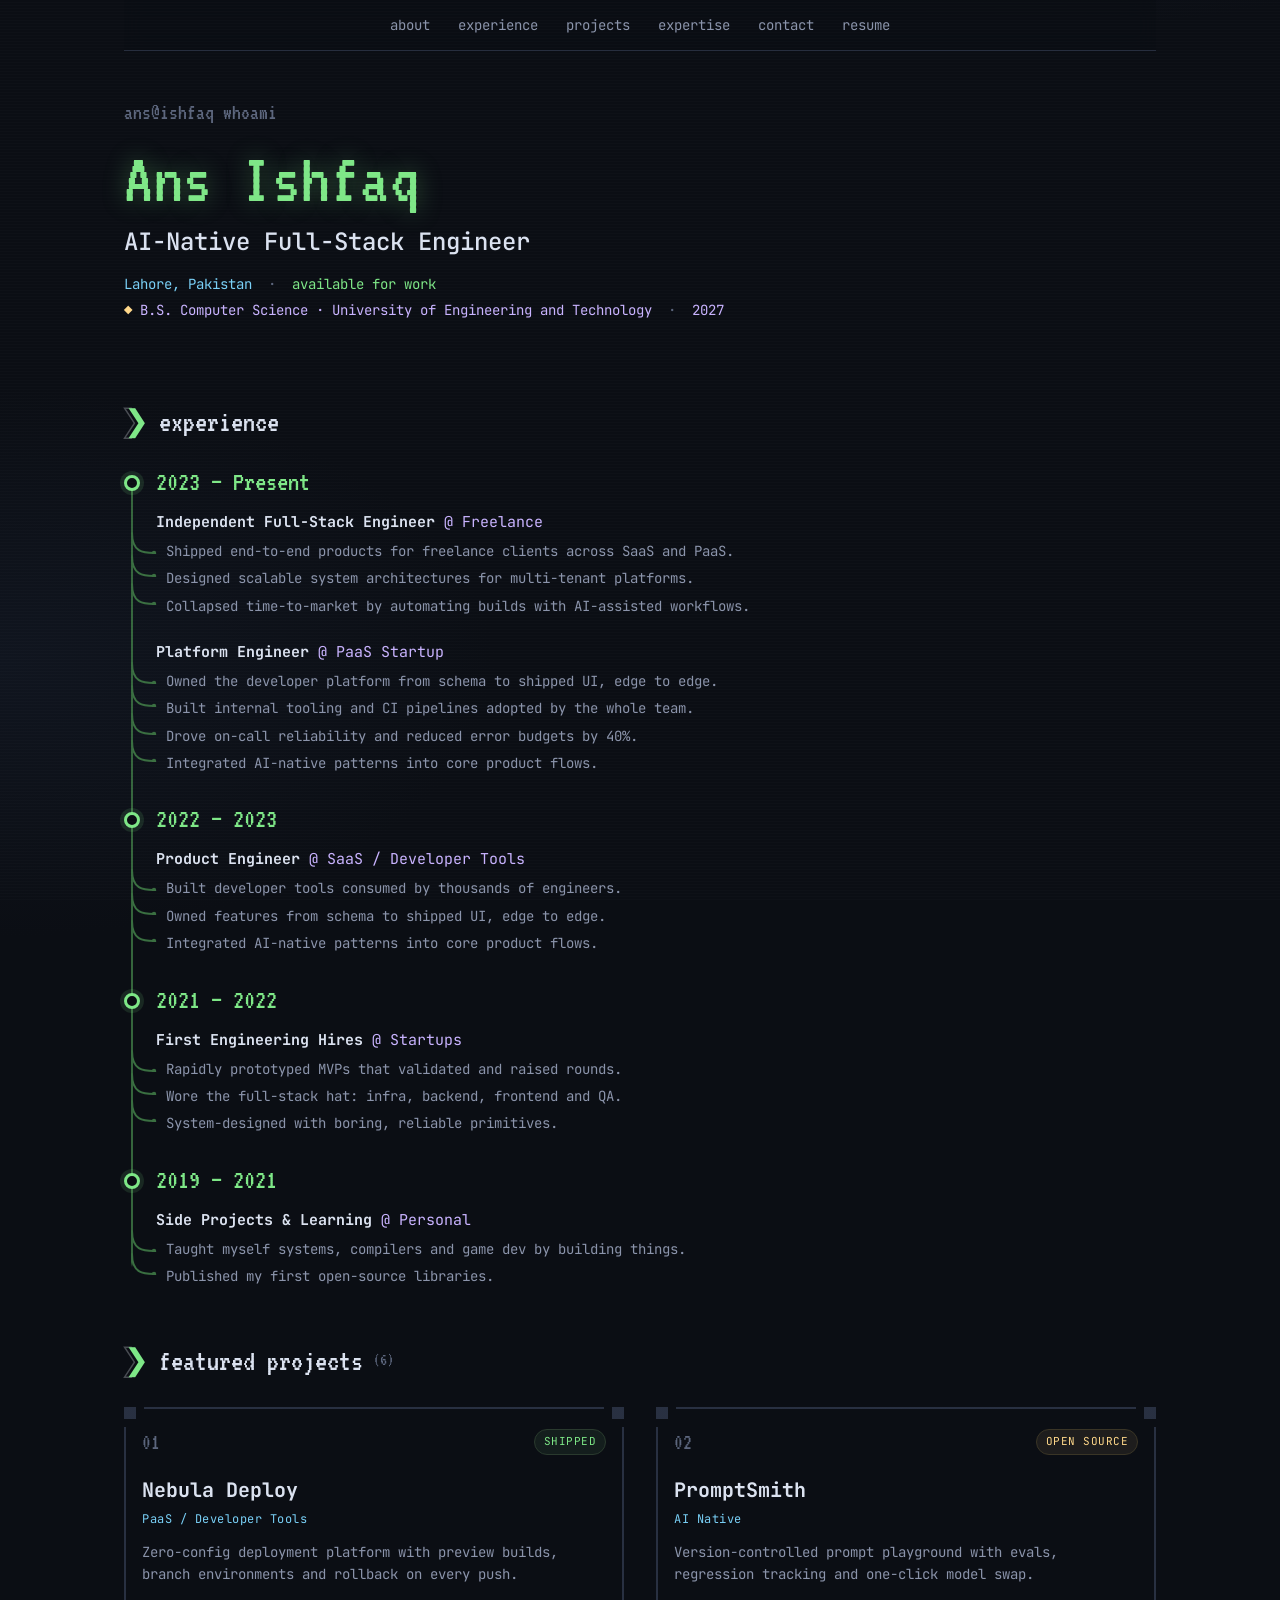
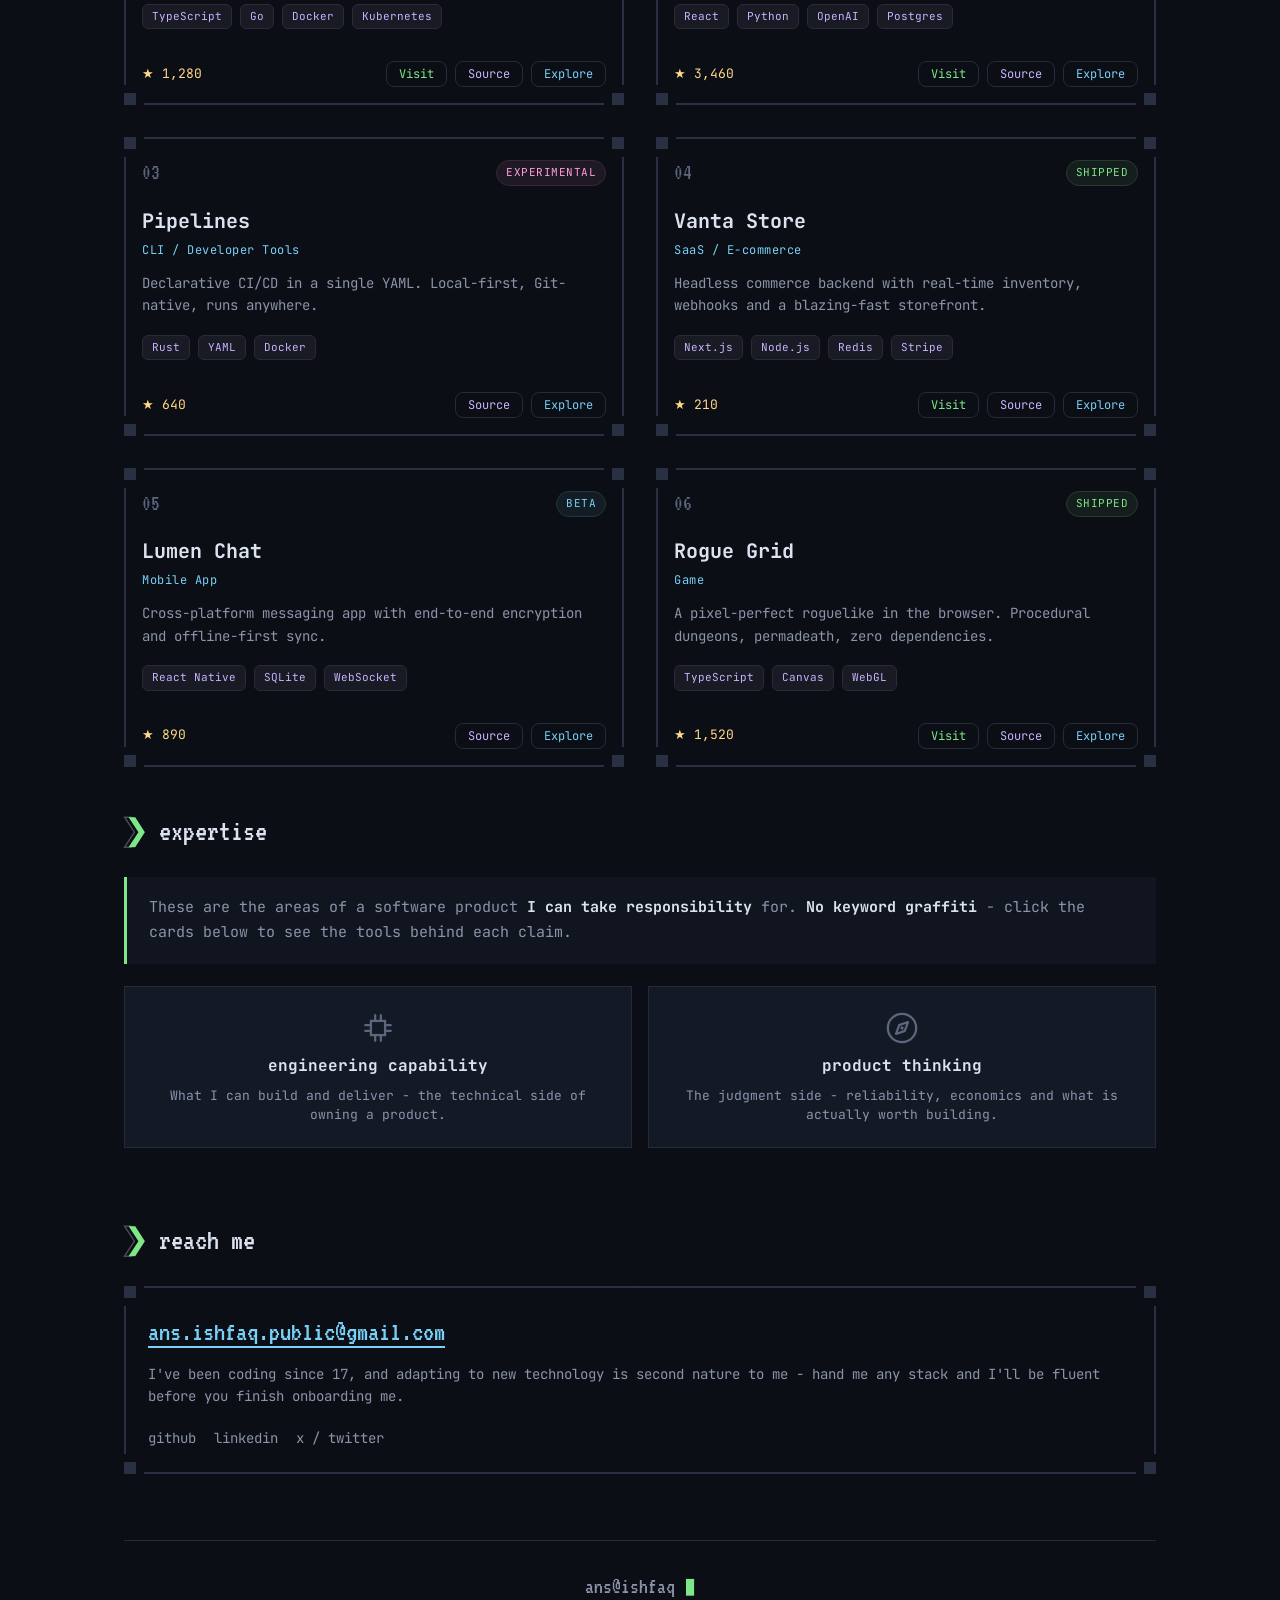
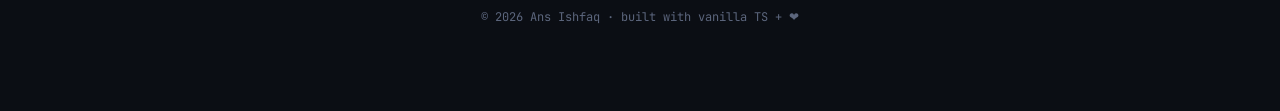
<file: index.html>
<!doctype html>
<html lang="en" data-theme="dark">
  <head>
    <meta charset="UTF-8" />
    <link rel="icon" type="image/svg+xml" href="/favicon.svg" />
    <meta name="viewport" content="width=device-width, initial-scale=1.0" />
    <meta name="description" content="Ans Ishfaq — AI-Native Full-Stack Engineer. If it exists digitally, I can make it." />
    <title>Ans Ishfaq: portfolio</title>
    <link rel="preconnect" href="https://fonts.googleapis.com" />
    <link rel="preconnect" href="https://fonts.gstatic.com" crossorigin />
    <link
      href="https://fonts.googleapis.com/css2?family=VT323&family=JetBrains+Mono:ital,wght@0,400;0,500;0,700;1,400&display=swap"
      rel="stylesheet"
    />
    <script type="module" crossorigin src="/assets/main-BENHqFD-.js"></script>
    <link rel="modulepreload" crossorigin href="/assets/modulepreload-polyfill-P2Xu9kJm.js">
    <link rel="stylesheet" crossorigin href="/assets/main-BwuUI8Yr.css">
  </head>
  <body>
    <div id="app"></div>
  </body>
</html>
</file>
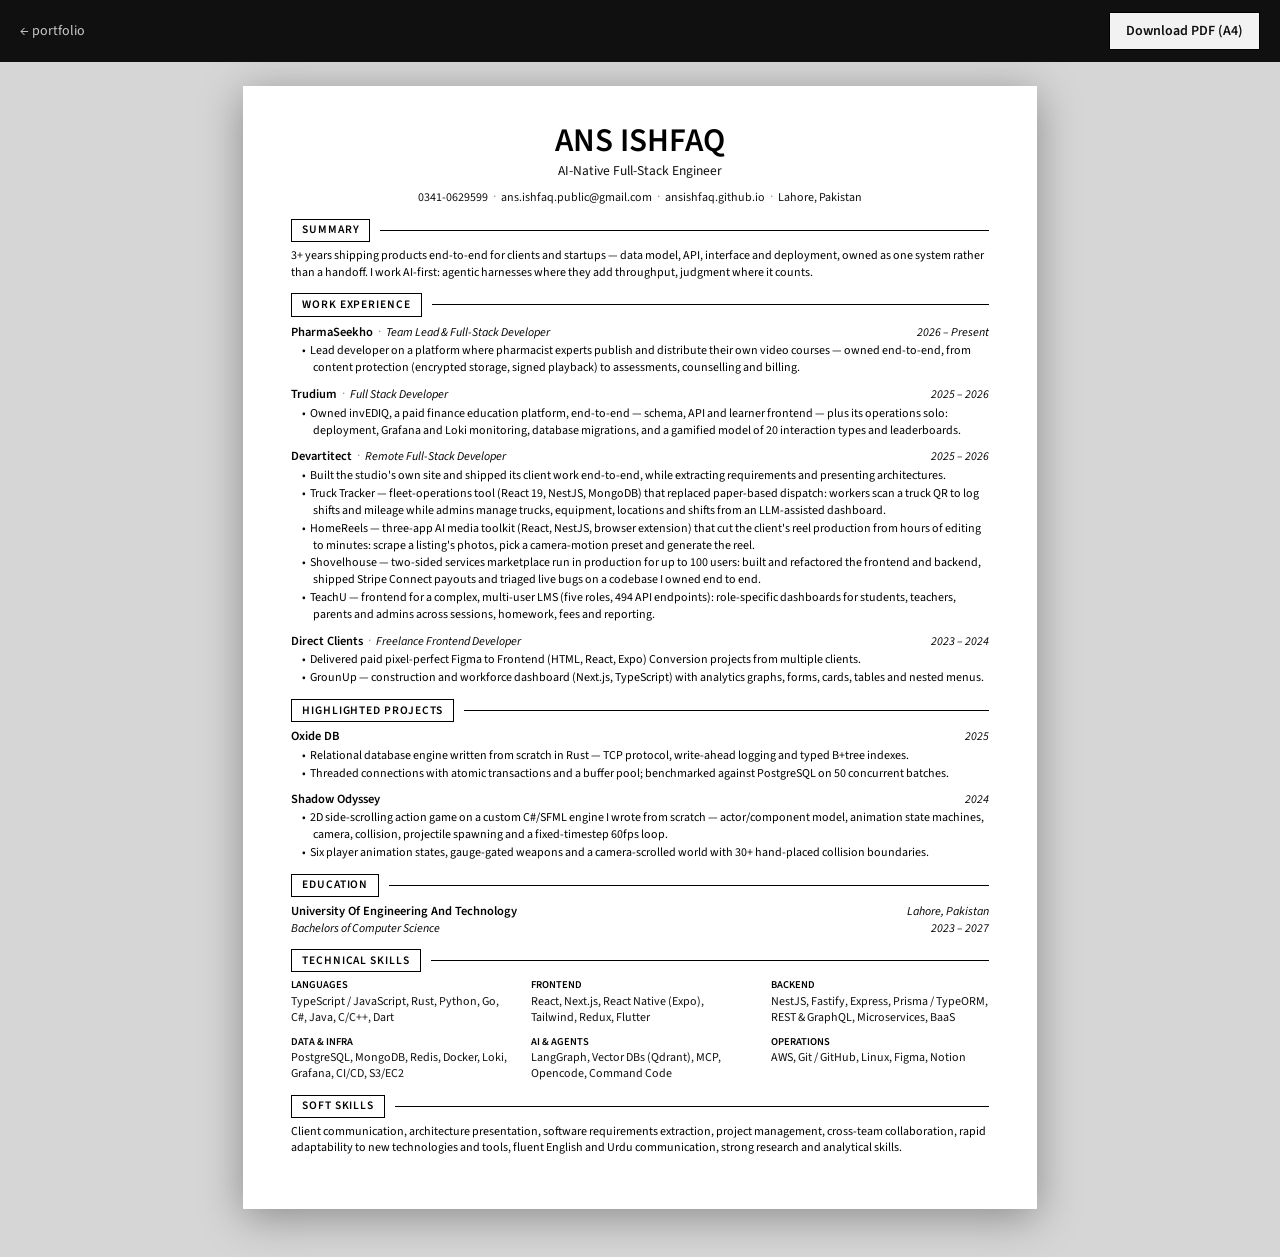
<file: resume/index.html>
<!doctype html>
<html lang="en">
  <head>
    <meta charset="UTF-8" />
    <link rel="icon" type="image/svg+xml" href="/favicon.svg" />
    <meta name="viewport" content="width=device-width, initial-scale=1.0" />
    <meta name="description" content="Resume of Ans Ishfaq — AI-Native Full-Stack Engineer." />
    <title>Ans Ishfaq: resume</title>
    <link rel="preconnect" href="https://fonts.googleapis.com" />
    <link rel="preconnect" href="https://fonts.gstatic.com" crossorigin />
    <link
      href="https://fonts.googleapis.com/css2?family=Source+Sans+3:ital,wght@0,400;0,600;1,400&display=swap"
      rel="stylesheet"
    />
    <script type="module" crossorigin src="/assets/resume-Br2LOVOr.js"></script>
    <link rel="modulepreload" crossorigin href="/assets/modulepreload-polyfill-P2Xu9kJm.js">
    <link rel="stylesheet" crossorigin href="/assets/resume-DnLpyog3.css">
  </head>
  <body>
    <div class="screen-bar">
      <a class="bar-link" href="/">← portfolio</a>
      <div class="bar-actions">
        <button id="export-pdf" class="bar-btn" type="button">Download PDF (A4)</button>
      </div>
    </div>
    <div class="stage">
      <article id="resume" class="page" aria-label="Resume"></article>
    </div>
  </body>
</html>
</file>
<file: assets/main-BwuUI8Yr.css>
:root{--bg:#0b0e14;--bg-soft:#11151f;--bg-card:#141926;--border:#242b3b;--text:#dbe2f0;--text-dim:#8b94ab;--muted:#5c667d;--pastel-green:#7ee787;--pastel-cyan:#79d0f7;--pastel-pink:#ff9fdf;--pastel-lilac:#c9b3ff;--pastel-amber:#ffd88a;--pastel-mint:#8ff0dc;--pastel-red:#ffa5a5;--accent:var(--pastel-green);--accent2:var(--pastel-cyan);--font-disp:"VT323", monospace;--font-body:"JetBrains Mono", monospace;--radius:14px;--maxw:1080px}*{box-sizing:border-box}html{scroll-behavior:smooth}body{background:radial-gradient(1200px 600px at 80% -10%, #141a2b 0%, transparent 60%), radial-gradient(900px 500px at 0% 20%, #10151f 0%, transparent 55%), var(--bg);color:var(--text);font-family:var(--font-body);-webkit-font-smoothing:antialiased;margin:0;font-size:15px;line-height:1.6}#app{max-width:var(--maxw);margin:0 auto;padding:0 24px}main{padding-bottom:40px}a{color:var(--accent);text-decoration:none;transition:color .15s}a:hover{color:var(--accent2)}::selection{background:var(--accent);color:var(--bg)}body:before{content:"";pointer-events:none;z-index:999;background:repeating-linear-gradient(0deg,#ffffff04 0 1px,#0000 1px 3px);position:fixed;inset:0}.topbar{z-index:50;-webkit-backdrop-filter:blur(10px);backdrop-filter:blur(10px);border-bottom:1px solid var(--border);background:#0b0e14b8;position:sticky;top:0}.topbar-inner{max-width:var(--maxw);justify-content:center;align-items:center;margin:0 auto;padding:14px 24px;display:flex}.brand{font-family:var(--font-disp);color:var(--text);align-items:center;gap:10px;font-size:24px;display:flex}.brand-mark{border:1px solid var(--accent);width:34px;height:34px;color:var(--accent);font-family:var(--font-body);border-radius:8px;place-items:center;font-size:13px;display:grid;box-shadow:inset 0 0 12px #7ee78740}.brand-path{color:var(--accent2)}.nav-links{align-items:center;gap:28px;display:flex}.nav-links a{color:var(--text-dim);font-size:14px}.nav-links a:hover{color:var(--accent)}.status-pill{color:var(--pastel-green);background:#7ee78712;border:1px solid #2a3a2e;border-radius:999px;align-items:center;gap:7px;padding:4px 10px;font-size:12px;display:inline-flex}.status-pill .dot{background:var(--pastel-green);border-radius:50%;width:8px;height:8px;animation:2s infinite pulse}@keyframes pulse{0%,to{box-shadow:0 0 #7ee78780}50%{box-shadow:0 0 0 6px #7ee78700}}.hero{text-align:left;padding:44px 0 30px}.hero-prompt{font-family:var(--font-disp);color:var(--muted);margin-bottom:12px;font-size:22px;animation:.6s steps(20,end) both typein}@keyframes typein{0%{clip-path:inset(0 100% 0 0)}to{clip-path:inset(0)}}.name{font-family:var(--font-disp);letter-spacing:.5px;margin:0;font-size:clamp(40px,8vw,72px);font-weight:400;line-height:1}.name .accent{color:var(--accent);text-shadow:0 0 24px #7ee78759}.role{color:var(--text);margin:8px 0 0;font-size:clamp(18px,3vw,24px);font-weight:500}.hero-meta{color:var(--pastel-cyan);margin:12px 0 4px;font-size:14px}.hero-meta .sep{color:var(--muted);margin:0 8px}.accent-txt{color:var(--accent)}.hero-edu{color:var(--pastel-lilac);margin:0 0 12px;font-size:14px}.hero-edu .sep{color:var(--muted);margin:0 8px}.hero-edu .edu-mark{color:var(--pastel-amber)}.hero-edu .edu-full{display:inline}.hero-edu .edu-short{display:none}@media (width<=640px){.hero-edu .edu-full{display:none}.hero-edu .edu-short{display:inline}}.blurb{max-width:640px;color:var(--text-dim);margin:0;font-size:15px}.section{padding:34px 0 6px;scroll-margin-top:80px}.section-title{font-family:var(--font-disp);color:var(--text);align-items:center;gap:10px;margin-bottom:22px;font-size:30px;display:flex}.prompt-sym{color:var(--accent);z-index:1;display:inline-block;position:relative}.prompt-sym:before{content:"❯";color:#0000;-webkit-text-stroke:1.5px #e8ecf4;opacity:.28;z-index:-1;pointer-events:none;position:absolute;top:0;left:-4px}.section-title .count{color:var(--muted);font-size:18px}.exp-list{position:relative}.exp-list:before{content:"";opacity:.9;background:#3a6f41;width:2px;position:absolute;top:16px;bottom:30px;left:7px;-webkit-mask-image:linear-gradient(#000 0% calc(100% - 5px),#0000 100%);mask-image:linear-gradient(#000 0% calc(100% - 5px),#0000 100%)}@media (width<=436px){.exp-list:before{bottom:45px}}.exp{grid-template-columns:18px 1fr;column-gap:14px;padding:0 0 26px;display:grid;position:relative}.exp:last-child{padding-bottom:4px}.exp-dot{background:var(--bg);border:3px solid var(--accent);border-radius:50%;width:16px;height:16px;margin-top:7px;box-shadow:0 0 0 4px #7ee7871f}.exp-main{flex-direction:column;display:flex}.period{font-family:var(--font-disp);color:var(--accent);white-space:nowrap;margin-bottom:14px;font-size:28px;line-height:1}.exp-item{margin-bottom:18px}.exp-item:last-child{margin-bottom:0}.exp-role{margin:0;font-size:15px}.exp-role .muted{color:var(--pastel-lilac);font-weight:400}.exp-points{color:var(--text-dim);margin:6px 0 0;padding:0 0 0 10px;font-size:14px;list-style:none}.exp-points li{margin:5px 0;position:relative}.exp-points li:before{content:"";pointer-events:none;background:url("data:image/svg+xml;utf8,<svg xmlns=\"http://www.w3.org/2000/svg\" width=\"37\" height=\"22\"><path d=\"M1 1 C 1 20, 12 21, 23 21 L 23.5 21\" fill=\"none\" stroke=\"%233a6f41\" stroke-width=\"2\" stroke-linecap=\"round\"/><circle cx=\"23\" cy=\"21\" r=\"2.2\" fill=\"%233a6f41\"/></svg>") no-repeat;width:37px;height:22px;position:absolute;top:0;left:-35px}.exp-points li:first-child:before{top:-8px}.exp-points li:nth-child(n+2):before{top:-12px}.cards{grid-template-columns:repeat(2,1fr);gap:32px;display:grid}@media (width<=680px){.cards{grid-template-columns:1fr;gap:28px}}.card{--i:0;background:0 0;border:none;flex-direction:column;padding:18px;display:flex;position:relative}.card:before{content:"";--sq:12px;--frame:#60709659;--m:calc(var(--sq) + .5rem);background: linear-gradient(var(--frame), var(--frame)) var(--m) 0 / calc(100% - 2 * var(--m)) 2px no-repeat, linear-gradient(var(--frame), var(--frame)) 100% var(--m) / 2px calc(100% - 2 * var(--m)) no-repeat, linear-gradient(var(--frame), var(--frame)) var(--m) 100% / calc(100% - 2 * var(--m)) 2px no-repeat, linear-gradient(var(--frame), var(--frame)) 0 var(--m) / 2px calc(100% - 2 * var(--m)) no-repeat,  linear-gradient(var(--frame), var(--frame)) 0 0 / var(--sq) var(--sq) no-repeat, linear-gradient(var(--frame), var(--frame)) 100% 0 / var(--sq) var(--sq) no-repeat, linear-gradient(var(--frame), var(--frame)) 100% 100% / var(--sq) var(--sq) no-repeat, linear-gradient(var(--frame), var(--frame)) 0 100% / var(--sq) var(--sq) no-repeat;pointer-events:none;position:absolute;inset:0}.card-top{justify-content:space-between;align-items:center;margin-bottom:14px;display:flex}.card-index{font-family:var(--font-disp);color:var(--muted);font-size:22px}.card-status{text-transform:uppercase;letter-spacing:.5px;border-radius:999px;padding:3px 9px;font-size:11px}.card-status.shipped{color:var(--pastel-green);background:#7ee78714;border:1px solid #2a3a2e}.card-status.open-source{color:var(--pastel-amber);background:#ffd88a14;border:1px solid #3a3526}.card-status.experimental{color:var(--pastel-pink);background:#ff9fdf14;border:1px solid #3a2635}.card-status.beta{color:var(--pastel-cyan);background:#79d0f714;border:1px solid #26353a}.card-title{color:var(--text);margin:0 0 4px;font-size:20px;font-weight:700}.card-type{letter-spacing:.5px;color:var(--accent2);margin:0 0 12px;font-size:12px}.card-desc{color:var(--text-dim);flex:1;margin:0 0 18px;font-size:14px}.stack{flex-wrap:wrap;gap:8px;margin:0 0 18px;padding:0;list-style:none;display:flex}.stack-tag{color:var(--pastel-lilac);background:#c9b3ff12;border:1px solid #2c2a3a;border-radius:6px;padding:3px 9px;font-size:11px}.card-foot{justify-content:space-between;align-items:center;gap:12px;padding-top:14px;display:flex}.stars{color:var(--pastel-amber);font-size:13px}.stars .star{color:var(--pastel-amber)}.card-actions{flex-wrap:wrap;justify-content:flex-end;gap:8px;display:flex}.card-info{flex-direction:column;display:flex}.pbtn{font-family:var(--font-body);border:1px solid var(--border);color:var(--text-dim);cursor:pointer;background:0 0;border-radius:8px;padding:6px 12px;font-size:12px;line-height:1;text-decoration:none;transition:color .15s,border-color .15s,background .15s}.pbtn:hover{color:var(--text);border-color:var(--accent2);background:#79d0f70f}.pbtn.visit{color:var(--pastel-green)}.pbtn.visit:hover{border-color:var(--pastel-green);background:#7ee78712}.pbtn.source{color:var(--pastel-lilac)}.pbtn.source:hover{border-color:var(--pastel-lilac);background:#c9b3ff12}.pbtn.explore{color:var(--pastel-cyan)}.pbtn.explore:hover{border-color:var(--pastel-cyan);background:#79d0f712}.cards .card{animation:.5s both rise;animation-delay:calc(var(--i) * 60ms)}@keyframes rise{0%{opacity:0;transform:translateY(14px)}to{opacity:1;transform:translateY(0)}}.ghost{z-index:500;pointer-events:none;transform-origin:50%;will-change:transform, width, height;width:var(--gw);height:var(--gh);transform:translate(var(--gx), var(--gy));padding:0;position:fixed;top:0;left:0}.ghost .card-info{background:var(--bg-card);border:1px solid var(--border);height:100%;padding:18px 24px;box-shadow:0 24px 60px #0000008c}.ghost .card-info>*{max-width:calc(var(--maxw) - 48px)}.ghost.fly{transform:translate(calc(var(--gx) + var(--fx)), calc(var(--gy) + var(--fy))) scale(1.04);transition:transform .38s cubic-bezier(.22,1,.36,1)}.ghost.expand{width:min(100vw, var(--maxw));height:100vh;transform:translate(calc((100vw - min(100vw, var(--maxw))) / 2), 0);transition:transform .44s cubic-bezier(.22,1,.36,1),width .44s cubic-bezier(.22,1,.36,1),height .44s cubic-bezier(.22,1,.36,1)}.ghost.done{opacity:0;transition:opacity .25s}.ghost.glitching{animation:.45s steps(2,end) both glitch}@keyframes glitch{0%{filter:none;clip-path:inset(0)}25%{filter:hue-rotate(60deg)saturate(2);clip-path:inset(3% 0 64%)}50%{filter:hue-rotate(-80deg);clip-path:inset(60% 0 6%)}75%{filter:saturate(3)brightness(1.25);clip-path:inset(18% 0 42%)}to{filter:none;clip-path:inset(0)}}.card.dimmed{opacity:.15;filter:saturate(.4);transition:opacity .2s,filter .2s}.ov-backdrop{z-index:399;opacity:0;background:#05070bc7;transition:opacity .4s;position:fixed;inset:0}.ov-backdrop.show{opacity:1}.ov{width:100%;max-width:var(--maxw);z-index:400;background:var(--bg);opacity:0;visibility:hidden;transition:opacity .3s,visibility .3s;position:fixed;top:0;bottom:0;left:50%;overflow:hidden;transform:translate(-50%)}.ov.visible{opacity:1;visibility:visible}.ov.done{overflow-y:auto}.ov-close{z-index:10;border:1px solid var(--border);width:36px;height:36px;color:var(--text-dim);cursor:pointer;background:#0b0e14cc;border-radius:8px;place-items:center;font-size:16px;transition:color .15s,border-color .15s;display:grid;position:absolute;top:18px;right:22px}.ov-close:hover{color:var(--text);border-color:var(--accent2)}.ov-scroll{max-width:var(--maxw);margin:0 auto;padding:72px 24px 60px;animation:.45s both ovFade}@keyframes ovFade{0%{opacity:0;transform:translateY(14px)}to{opacity:1;transform:translateY(0)}}.ov-head{justify-content:space-between;align-items:center;margin-bottom:10px;display:flex}.ov-prompt{font-family:var(--font-disp);color:var(--muted);font-size:20px}.ov-status{text-transform:uppercase;letter-spacing:.5px;border-radius:999px;padding:3px 9px;font-size:11px}.ov-status.shipped{color:var(--pastel-green);background:#7ee78714;border:1px solid #2a3a2e}.ov-status.open-source{color:var(--pastel-amber);background:#ffd88a14;border:1px solid #3a3526}.ov-status.experimental{color:var(--pastel-pink);background:#ff9fdf14;border:1px solid #3a2635}.ov-status.beta{color:var(--pastel-cyan);background:#79d0f714;border:1px solid #26353a}.ov-title{font-family:var(--font-disp);margin:0;font-size:clamp(34px,5vw,56px);font-weight:400;line-height:1}.ov-type{letter-spacing:.5px;color:var(--accent2);margin:6px 0 14px;font-size:13px}.ov-desc{color:var(--text-dim);max-width:640px;margin:0 0 18px;font-size:15px}.ov-actions{gap:10px;margin-bottom:34px;display:flex}.ov-body{border-top:1px solid var(--border);padding-top:30px}.ov-h3{font-family:var(--font-disp);color:var(--accent);margin:0 0 12px;font-size:24px;font-weight:400}.ov-p{color:var(--text-dim);max-width:640px;margin:0 0 16px;font-size:14.5px;line-height:1.7}.ov-imgs{grid-template-columns:repeat(2,1fr);gap:20px;margin-bottom:30px;display:grid}.ov-img{margin:0}.ov-img-btn{border:1px solid var(--border);background:var(--bg-card);cursor:zoom-in;border-radius:6px;width:100%;padding:0;transition:border-color .15s,transform .15s;display:block;overflow:hidden}.ov-img-btn:hover{border-color:var(--accent2);transform:translateY(-2px)}.ov-img-btn img{width:100%;height:auto;display:block}.ov-img figcaption{color:var(--muted);margin-top:8px;font-size:12.5px}@media (width<=680px){.ov-imgs{grid-template-columns:1fr}}.lb{z-index:1000;background:#05070beb;justify-content:center;align-items:center;animation:.2s lbFade;display:flex;position:fixed;inset:0}@keyframes lbFade{0%{opacity:0}to{opacity:1}}.lb-stage{justify-content:center;align-items:center;width:100%;height:100%;padding:48px 72px 64px;display:flex}.lb-fig{flex-direction:column;align-items:center;gap:14px;max-width:min(100%,1280px);max-height:100%;margin:0;display:none}.lb-fig.active{animation:.2s lbPop;display:flex}@keyframes lbPop{0%{opacity:0;transform:scale(.97)}to{opacity:1;transform:scale(1)}}.lb-fig img{object-fit:contain;border:1px solid var(--border);background:var(--bg-card);border-radius:6px;max-width:100%;max-height:calc(100vh - 160px);box-shadow:0 24px 60px #0009}.lb-fig figcaption{color:var(--text-dim);text-align:center;font-size:13px}.lb-close{z-index:10;border:1px solid var(--border);width:40px;height:40px;color:var(--text-dim);cursor:pointer;background:#0b0e14cc;border-radius:8px;place-items:center;font-size:17px;transition:color .15s,border-color .15s;display:grid;position:absolute;top:18px;right:22px}.lb-close:hover{color:var(--text);border-color:var(--accent2)}.lb-nav{z-index:10;border:1px solid var(--border);width:44px;height:44px;color:var(--text-dim);cursor:pointer;background:#0b0e14cc;border-radius:8px;place-items:center;font-size:22px;transition:color .15s,border-color .15s;display:grid;position:absolute;top:50%;transform:translateY(-50%)}.lb-nav:hover{color:var(--text);border-color:var(--accent2)}.lb-prev{left:18px}.lb-next{right:18px}.lb-count{font-family:var(--font-disp);color:var(--muted);font-size:17px;position:absolute;bottom:18px;left:50%;transform:translate(-50%)}#expertise{--cat:var(--accent)}.expertise-intro{border-left:3px solid var(--cat);background:var(--bg-soft);color:var(--text-dim);margin:0 0 22px;padding:18px 22px;font-size:15px;line-height:1.7;transition:border-color .2s}.expertise-intro strong{color:var(--text);font-weight:700}.expert-cards{grid-template-columns:repeat(2,1fr);gap:16px;margin-bottom:28px;display:grid}.expert-view{font-family:var(--font-body);text-align:center;color:var(--text-dim);background:var(--bg-card);border:1px solid var(--border);cursor:pointer;flex-direction:column;align-items:center;gap:10px;padding:24px 20px 22px;transition:transform .2s,border-color .2s,color .2s,background .2s;display:flex;position:relative;overflow:hidden}.expert-view[data-cat=engineering]{--vcat:var(--accent)}.expert-view[data-cat=product]{--vcat:var(--pastel-amber)}.expert-view:hover{border-color:var(--vcat);color:var(--text);transform:translateY(-3px)}.expert-view.active{color:var(--text);border-color:var(--vcat);background:#0000002e}.expert-view.active:after{content:"";background:var(--vcat);height:3px;position:absolute;top:0;left:0;right:0}.view-icon{color:var(--muted);transition:color .2s,transform .2s}.expert-view:hover .view-icon,.expert-view.active .view-icon{color:var(--vcat)}.view-icon svg{width:34px;height:34px;display:block}.view-title{color:var(--text);font-size:16px;font-weight:700}.view-desc{color:var(--text-dim);font-size:13px;line-height:1.5}@media (width<=640px){.expert-cards{grid-template-columns:1fr}}.expert-panel.engineering{--cat:var(--accent)}.expert-panel.product{--cat:var(--pastel-amber)}@keyframes fadeIn{0%{opacity:0;transform:translateY(6px)}to{opacity:1;transform:translateY(0)}}@keyframes fadeOut{0%{opacity:1}to{opacity:0}}.expert-panel{grid-template-columns:repeat(2,1fr);gap:30px 32px;display:none}.expert-panel.active{animation:.28s fadeIn;display:grid}.expert-panel.fade-out{animation:.2s forwards fadeOut;display:grid}@media (width<=680px){.expert-panel{grid-template-columns:1fr;gap:28px}}.expert-item{border-left:2px solid var(--border);padding-left:18px;position:relative}.expert-item:before{content:"";background:var(--cat);width:2px;height:24px;transition:background .2s;position:absolute;top:8px;left:-2px}.expert-title{font-family:var(--font-disp);color:var(--cat);margin:0 0 6px;font-size:26px;font-weight:400;transition:color .2s}.expert-desc{color:var(--text-dim);max-width:720px;margin:0;font-size:15px;line-height:1.65}.expert-evidence{border:1px solid var(--border);border-left:3px solid var(--cat);max-width:720px;color:var(--text-dim);background:#00000047;align-items:flex-start;gap:10px;margin-top:14px;padding:12px 14px;transition:color .2s,border-color .2s;display:flex}.expert-evidence:hover{color:var(--text);border-color:var(--cat)}.ev-body{flex-direction:column;flex:1;gap:8px;min-width:0;display:flex}.ev-note{color:var(--text-dim);font-size:13.5px;line-height:1.55;font-family:var(--font-body);overflow-wrap:break-word}.ev-foot{justify-content:space-between;align-items:center;gap:12px;display:flex}.expert-evidence.has-dots{cursor:pointer}.expert-evidence.typing{cursor:wait}.ev-link{font-family:var(--font-disp);color:var(--cat);letter-spacing:.3px;white-space:nowrap;font-size:15px}.ev-dots{align-items:center;gap:7px;display:flex}.ev-dot{cursor:pointer;background:var(--border);border:none;border-radius:50%;width:8px;height:8px;padding:0;transition:background .15s,transform .15s}.ev-dot:hover:not(:disabled){background:var(--text-dim)}.ev-dot.active{background:var(--cat);transform:scale(1.15)}.ev-dot:disabled{cursor:default;opacity:.55}.contact-block{background:0 0;padding:24px}.contact-line{font-family:var(--font-body);color:var(--text-dim);margin:8px 0 0;font-size:14px}.contact-mail{font-family:var(--font-disp);color:var(--pastel-cyan);text-underline-offset:6px;font-size:28px;text-decoration:underline}.contact-links{gap:18px;margin-top:20px;display:flex}.contact-link{color:var(--text-dim);font-size:14px}.contact-link:hover{color:var(--accent)}.footer{border-top:1px solid var(--border);text-align:center;margin-top:60px;padding:24px 0 40px}.footer p{font-family:var(--font-disp);color:var(--text-dim);margin:4px 0;font-size:22px}.footer .muted{font-family:var(--font-body);color:var(--muted);font-size:12px}.blink{color:var(--accent);animation:1s steps(2,end) infinite blink}@keyframes blink{50%{opacity:0}}@media (width<=640px){.topbar-inner{-webkit-overflow-scrolling:touch;scrollbar-width:none;justify-content:flex-start;overflow-x:auto}.topbar-inner::-webkit-scrollbar{display:none}.nav-links{white-space:nowrap;gap:20px}.exp-head{flex-direction:column;align-items:flex-start;gap:4px}}
</file>
<file: assets/resume-DnLpyog3.css>
@page{size:A4;margin:0}*,:before,:after{box-sizing:border-box}:root{--ink:#000;--ink-soft:#111;--ink-mute:#333;--font-sans:"Source Sans 3", system-ui, -apple-system, "Segoe UI", Arial, sans-serif}html,body{margin:0}body{color:var(--ink);font-family:var(--font-sans);-webkit-font-smoothing:antialiased;background:#d6d6d6}.screen-bar{z-index:10;background:#101010;justify-content:space-between;align-items:center;gap:16px;padding:12px 20px;display:flex;position:sticky;top:0}.bar-link{color:#c8c8c8;font-size:14px;text-decoration:none}.bar-link:hover{color:#fff}.bar-btn{color:#101010;font:inherit;cursor:pointer;background:#f2f2f2;border:1px solid #000;border-radius:0;padding:8px 16px;font-size:14px;font-weight:600}.bar-btn:disabled{opacity:.6;cursor:progress}.stage{justify-content:center;padding:24px 16px 48px;display:flex}.page{background:#fff;flex:none;width:794px;height:1122.5px;padding:36px 48px;font-size:12px;line-height:1.4;overflow:hidden;box-shadow:0 8px 40px #00000059}.resume-header{text-align:center}.resume-header .name{text-transform:uppercase;margin:0;font-size:33px;font-weight:600;line-height:1.15}.resume-header .title{color:var(--ink-soft);margin:2px 0 0;font-size:13.5px}.resume-header .contact{color:var(--ink-soft);margin:7px 0 0;font-size:12px}.contact-sep{color:#9a9a9a;margin:0 5px;font-size:13.5px}.section{margin-top:12px}.section-head{align-items:center;gap:10px;margin-bottom:6px;display:flex}.section-title{border:1.5px solid var(--ink);letter-spacing:.08em;text-transform:uppercase;white-space:nowrap;margin:0;padding:2.5px 10px;font-size:11.5px;font-weight:600}.section-rule{background:var(--ink);flex:auto;height:1px}.body-text{margin:0}.entry+.entry{margin-top:8px}.entry-row{justify-content:space-between;align-items:baseline;gap:14px;display:flex}.entry-left{align-items:baseline;gap:5px;display:flex}.entry-dot{color:#9a9a9a;font-size:13.5px}.org{font-size:12.5px;font-weight:600}.place,.period{white-space:nowrap;font-size:12px;font-style:italic}.position{font-style:italic}.bullets{margin:2px 0 0 11px;padding:0;list-style:none}.bullets li{text-indent:-11px;margin-top:1px;padding-left:11px}.skills-grid{grid-template-columns:repeat(3,minmax(0,1fr));gap:8px 22px;display:grid}.skill-label{text-transform:uppercase;margin-bottom:1px;font-size:10.5px;font-weight:600;display:block}.skill-value{color:var(--ink-soft);line-height:1.35;display:block}@media print{body{background:#fff}.screen-bar{display:none}.stage{padding:0}.page{box-shadow:none}}
</file>
